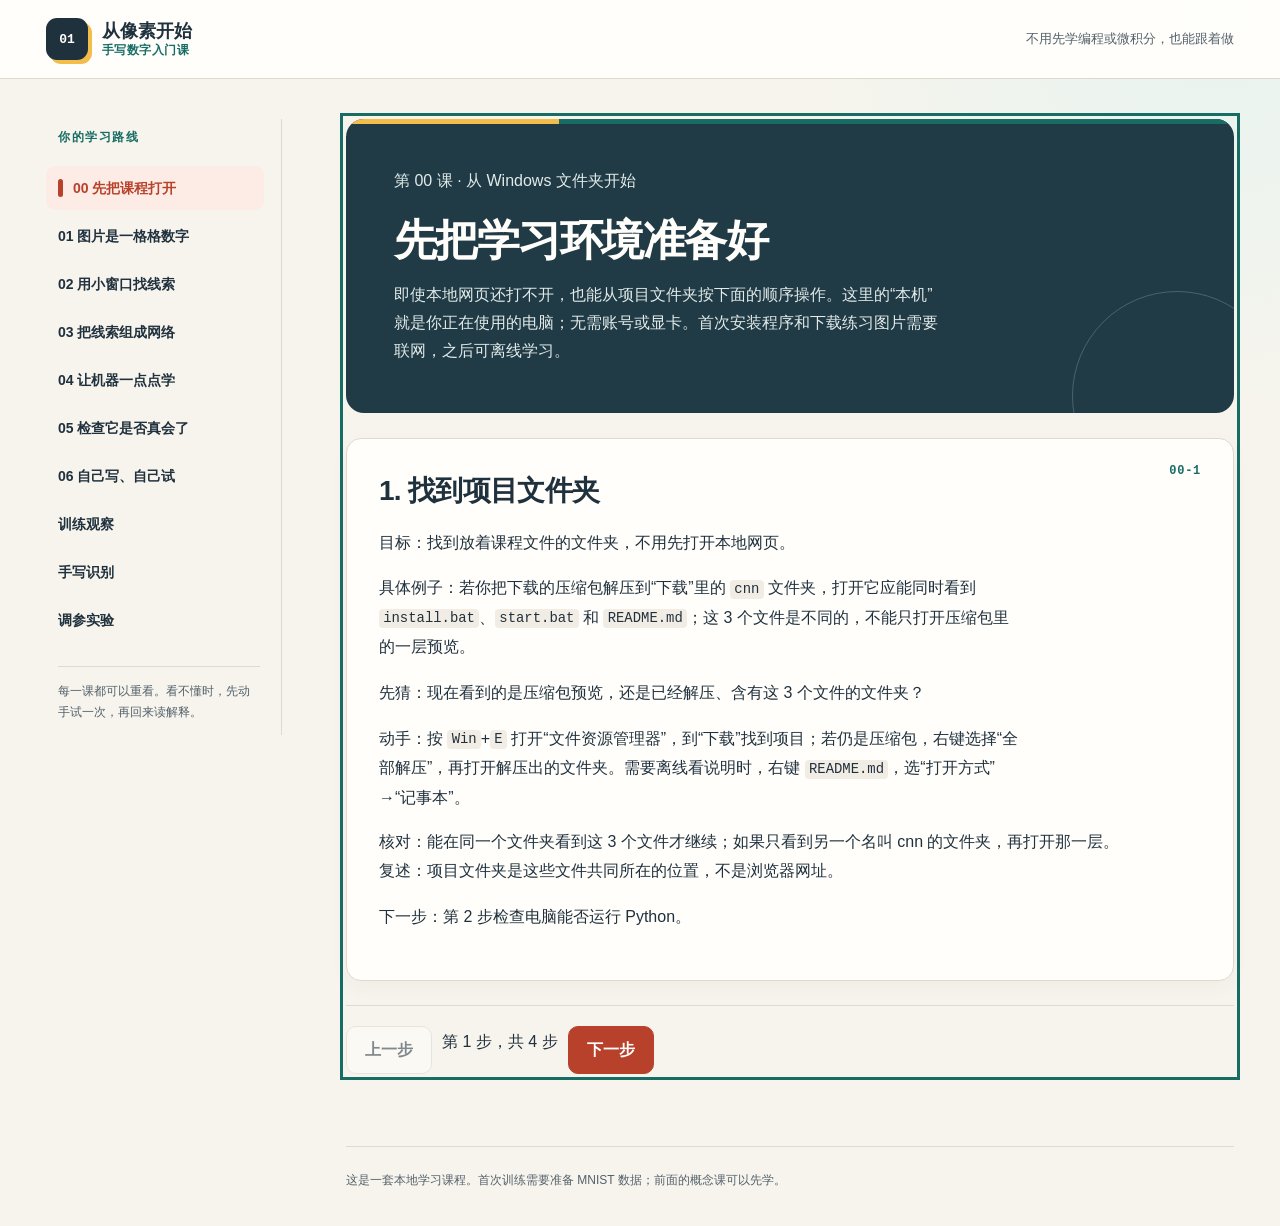
<file: static/index.html>
<!doctype html>
<html lang="zh-CN">
<head>
  <meta charset="utf-8">
  <meta name="viewport" content="width=device-width, initial-scale=1">
  <title>从像素开始 · 手写数字入门课</title>
  <link rel="stylesheet" href="/static/css/base.css">
  <link rel="stylesheet" href="/static/css/layout.css">
  <link rel="stylesheet" href="/static/css/lesson.css">
  <link rel="stylesheet" href="/static/css/training.css">
  <link rel="stylesheet" href="/static/css/prediction.css">
  <script type="module" src="/static/js/main.js"></script>
</head>
<body>
  <a class="skip-link" href="#courseView">跳到课程正文</a>
  <header class="site-header">
    <div class="header-inner">
      <a class="site-brand" href="#/learn/00" aria-label="返回课程开始页"><span class="brand-symbol" aria-hidden="true">01</span><span>从像素开始<small>手写数字入门课</small></span></a>
      <span class="site-subtitle">不用先学编程或微积分，也能跟着做</span>
    </div>
  </header>
  <div class="course-layout">
    <aside class="course-sidebar" aria-label="课程目录">
      <p class="sidebar-eyebrow">你的学习路线</p>
      <nav id="courseNav" aria-label="课程章节"></nav>
      <p class="sidebar-tip">每一课都可以重看。看不懂时，先动手试一次，再回来读解释。</p>
    </aside>
    <div class="course-main">
      <p id="routeStatus" class="route-status" role="status" aria-live="polite">正在打开课程…</p>
      <main id="courseView" tabindex="-1"></main>
      <footer class="site-footer">这是一套本地学习课程。首次训练需要准备 MNIST 数据；前面的概念课可以先学。</footer>
    </div>
  </div>
</body>
</html>
</file>
<file: static/css/base.css>
/* 全站基础：延续旧课程的暖白、橙色和青色；组件样式留在各自文件。 */
:root {
  color-scheme: light;
  --bg: #f7f4ed;
  --panel: #fffefa;
  --panel2: #f2ede4;
  --line: #ded8cd;
  --text: #20313e;
  --muted: #53616b;
  --accent: #b8412b;
  --accent-hover: #95321f;
  --accent-soft: #fcece5;
  --teal: #176d64;
  --teal-soft: #e7f3ef;
  --yellow: #f2bd4b;
  --red: #a7352d;
  --mono: "Cascadia Code", Consolas, monospace;
  --font-body: "Trebuchet MS", "Microsoft YaHei UI", "PingFang SC", sans-serif;
  --focus: #176d64;
}

*, *::before, *::after { box-sizing: border-box; }
html { scroll-behavior: smooth; }
body {
  min-width: 0;
  margin: 0;
  background: radial-gradient(circle at 95% 0, #e7f3ef 0, transparent 27rem), var(--bg);
  color: var(--text);
  font: 16px/1.75 var(--font-body);
  -webkit-font-smoothing: antialiased;
}
[hidden] { display: none !important; }
:where(img, svg, canvas) { max-width: 100%; }
a { color: var(--teal); text-underline-offset: .2em; }
a:hover { color: var(--accent); }
:where(button, input, select, textarea) { font: inherit; }
button {
  min-height: 44px;
  padding: 9px 18px;
  border: 1px solid var(--line);
  border-radius: 10px;
  background: var(--panel);
  color: var(--text);
  font-weight: 700;
  cursor: pointer;
  transition: background-color .18s ease, border-color .18s ease, color .18s ease, box-shadow .18s ease;
}
button:hover:not(:disabled) { border-color: var(--teal); background: var(--teal-soft); }
button:active:not(:disabled) { box-shadow: inset 0 2px 4px #20313e22; }
button:disabled { opacity: .55; cursor: not-allowed; }
button.primary, button[data-variant="primary"] {
  border-color: var(--accent);
  background: var(--accent);
  color: #fff;
}
button.primary:hover:not(:disabled), button[data-variant="primary"]:hover:not(:disabled) {
  border-color: var(--accent-hover);
  background: var(--accent-hover);
}
:where(a, button, input, select, textarea, summary, [tabindex]):focus-visible {
  outline: 3px solid var(--focus);
  outline-offset: 3px;
}
:where(input, select, textarea) { max-width: 100%; color: var(--text); }
::selection { background: #f2bd4b88; color: var(--text); }

@media (prefers-reduced-motion: reduce) {
  html { scroll-behavior: auto; }
  *, *::before, *::after { animation-duration: .01ms !important; animation-iteration-count: 1 !important; transition-duration: .01ms !important; }
}
</file>
<file: static/css/layout.css>
/* 课程外壳：顶部品牌、章节目录与可随视口变化的正文列。 */
.skip-link {
  position: fixed;
  z-index: 100;
  top: 12px;
  left: 16px;
  padding: 10px 16px;
  transform: translateY(-160%);
  border-radius: 8px;
  background: var(--text);
  color: #fff;
}
.skip-link:focus { transform: translateY(0); color: #fff; }
.site-header {
  position: sticky;
  z-index: 20;
  top: 0;
  border-bottom: 1px solid var(--line);
  background: rgba(255, 254, 250, .96);
}
.header-inner {
  display: flex;
  min-height: 78px;
  max-width: 1260px;
  align-items: center;
  justify-content: space-between;
  gap: 24px;
  margin-inline: auto;
  padding-inline: clamp(16px, 3vw, 36px);
}
.site-brand {
  display: inline-flex;
  min-height: 48px;
  align-items: center;
  gap: 14px;
  color: var(--text);
  font-size: 18px;
  font-weight: 800;
  line-height: 1.3;
  text-decoration: none;
}
.site-brand:hover { color: var(--teal); }
.brand-symbol {
  display: grid;
  width: 42px;
  height: 42px;
  flex: none;
  place-items: center;
  border-radius: 11px;
  background: var(--text);
  box-shadow: 4px 4px 0 var(--yellow);
  color: #fff;
  font: 800 13px/1 var(--mono);
}
.site-brand small { display: block; color: var(--teal); font-size: 12px; font-weight: 600; letter-spacing: .04em; }
.site-subtitle { color: var(--muted); font-size: 13px; text-align: right; }

.course-layout {
  display: grid;
  grid-template-columns: 236px minmax(0, 1fr);
  gap: clamp(30px, 5vw, 68px);
  max-width: 1260px;
  min-width: 0;
  margin-inline: auto;
  padding: 40px clamp(16px, 3vw, 36px) 24px;
}
.course-sidebar {
  position: sticky;
  top: 110px;
  align-self: start;
  max-height: calc(100vh - 130px);
  overflow-y: auto;
  padding: 8px 17px 12px 0;
  border-right: 1px solid var(--line);
}
.sidebar-eyebrow {
  margin: 0 0 18px 12px;
  color: var(--teal);
  font-size: 12px;
  font-weight: 800;
  letter-spacing: .13em;
}
#courseNav { display: grid; gap: 4px; }
#courseNav ul { display: grid; gap: 4px; margin: 0; padding: 0; list-style: none; }
#courseNav a {
  display: flex;
  min-height: 44px;
  align-items: center;
  gap: 10px;
  padding: 9px 12px;
  border-radius: 9px;
  color: var(--text);
  font-size: 14px;
  font-weight: 600;
  line-height: 1.45;
  text-decoration: none;
  overflow-wrap: anywhere;
  transition: background-color .18s ease, color .18s ease;
}
#courseNav a:hover { background: var(--teal-soft); color: var(--teal); }
#courseNav a[aria-current], #courseNav a.active {
  background: var(--accent-soft);
  color: var(--accent);
  font-weight: 800;
}
#courseNav a[aria-current]::before, #courseNav a.active::before {
  content: "";
  width: 5px;
  height: 18px;
  flex: none;
  border-radius: 4px;
  background: currentColor;
}
.sidebar-tip {
  margin: 24px 4px 0 12px;
  padding: 14px 0 0;
  border-top: 1px solid var(--line);
  color: var(--muted);
  font-size: 12px;
  line-height: 1.75;
}
.course-main, #courseView { min-width: 0; }
#courseView { min-height: 55vh; }
.route-status {
  margin: 0 0 18px;
  padding: 12px 15px;
  border: 1px solid var(--line);
  border-radius: 9px;
  background: var(--panel);
  color: var(--muted);
  font-size: 14px;
}
.route-status:empty { display: none; }
.site-footer {
  margin-top: 72px;
  padding: 23px 0 12px;
  border-top: 1px solid var(--line);
  color: var(--muted);
  font-size: 12px;
  line-height: 1.7;
}

@media (max-width: 900px) {
  .course-layout { grid-template-columns: minmax(0, 1fr); gap: 24px; padding-top: 28px; }
  .course-sidebar { position: static; max-height: none; overflow: visible; padding: 0 0 22px; border-right: 0; border-bottom: 1px solid var(--line); }
  .sidebar-eyebrow { margin-left: 0; margin-bottom: 12px; }
  #courseNav, #courseNav ul { grid-template-columns: repeat(2, minmax(0, 1fr)); gap: 6px; }
  #courseNav > ul { grid-column: 1 / -1; }
  .sidebar-tip { margin: 16px 0 0; padding-top: 12px; }
  .site-footer { margin-top: 48px; }
}
@media (max-width: 600px) {
  .header-inner { min-height: 68px; }
  .site-brand { font-size: 16px; }
  .site-brand small { font-size: 11px; }
  .site-subtitle { display: none; }
  .course-layout { padding-top: 22px; }
  #courseNav a { font-size: 13px; padding-inline: 10px; }
}
</file>
<file: static/css/lesson.css>
/* 课程讲义：只作用于 article.lesson；训练和预测页面由各自样式负责。 */
.lesson { min-width: 0; animation: lesson-enter .32s ease-out both; }
@keyframes lesson-enter { from { opacity: 0; transform: translateY(8px); } to { opacity: 1; transform: translateY(0); } }
.lesson > header {
  position: relative;
  overflow: hidden;
  margin-bottom: 25px;
  padding: clamp(26px, 5vw, 48px);
  border-radius: 18px;
  background: #203a46;
  color: #fffefa;
}
.lesson > header::before {
  content: "";
  position: absolute;
  top: 0;
  left: 0;
  width: 100%;
  height: 5px;
  background: linear-gradient(90deg, var(--yellow) 0 24%, var(--teal) 24% 100%);
}
.lesson > header::after {
  content: "";
  position: absolute;
  right: -48px;
  bottom: -88px;
  width: 210px;
  height: 210px;
  border: 1px solid #ffffff33;
  border-radius: 50%;
  pointer-events: none;
}
.lesson > header h1, .lesson > h1 {
  max-width: 19ch;
  margin: 0 0 12px;
  font-size: clamp(28px, 4vw, 43px);
  font-weight: 800;
  letter-spacing: -.035em;
  line-height: 1.35;
  overflow-wrap: anywhere;
}
.lesson > header :is(p, small) { max-width: 62ch; color: #e1ebe9; line-height: 1.75; }
.lesson > header p:last-child { margin-bottom: 0; }
.lesson > header a { color: #ffe2a2; }
.lesson > h1 { color: var(--text); }
.lesson > p { max-width: 72ch; }

.lesson-step {
  position: relative;
  min-width: 0;
  margin-bottom: 19px;
  padding: clamp(20px, 3vw, 32px);
  border: 1px solid var(--line);
  border-radius: 15px;
  background: var(--panel);
  box-shadow: 0 7px 20px #20313e09;
  scroll-margin-top: 98px;
}
.lesson-step[data-step]::before {
  content: attr(data-step);
  position: absolute;
  top: 23px;
  right: clamp(20px, 3vw, 32px);
  color: var(--teal);
  font: 700 12px/1.5 var(--mono);
  letter-spacing: .06em;
}
.lesson-step > h2, .lesson-step > header h2 {
  max-width: 38ch;
  margin: 0 0 16px;
  padding-right: 55px;
  color: var(--text);
  font-size: clamp(21px, 2.5vw, 28px);
  font-weight: 800;
  letter-spacing: -.025em;
  line-height: 1.45;
  overflow-wrap: anywhere;
}
.lesson-step :is(h3, h4) { margin: 24px 0 10px; color: var(--text); line-height: 1.5; }
.lesson-step h3 { font-size: 18px; }
.lesson-step h4 { font-size: 16px; }
.lesson :is(p, li, dd) { max-width: 72ch; line-height: 1.85; overflow-wrap: anywhere; }
.lesson :is(p, ul, ol, dl) { margin-block: 0 16px; }
.lesson :is(ul, ol) { padding-left: 1.5em; }
.lesson li + li { margin-top: 7px; }
.lesson li::marker { color: var(--teal); font-weight: 800; }
.lesson strong { color: var(--text); font-weight: 800; }
.lesson :is(code, kbd) { padding: .1em .3em; border-radius: 4px; background: var(--panel2); font: .87em/1.6 var(--mono); overflow-wrap: anywhere; }
.lesson pre { max-width: 100%; margin: 20px 0; padding: 17px; overflow-x: auto; border-radius: 9px; background: #203a46; color: #fffefa; font: 13px/1.65 var(--mono); }
.lesson pre code { padding: 0; background: none; color: inherit; }
.lesson blockquote { margin: 19px 0; padding: 12px 18px; border-left: 4px solid var(--teal); background: var(--teal-soft); color: var(--text); }
.lesson blockquote > :last-child { margin-bottom: 0; }
.lesson figure { max-width: 100%; margin: 20px 0; }
.lesson figcaption { margin-top: 7px; color: var(--muted); font-size: 13px; }
.lesson :is(details, fieldset) { max-width: 100%; margin: 17px 0; padding: 14px 18px; border: 1px solid var(--line); border-radius: 10px; }
.lesson summary { min-height: 44px; cursor: pointer; font-weight: 700; }
.lesson :is(label, legend) { font-weight: 700; }
.lesson :is(input:not([type="checkbox"]):not([type="radio"]), select, textarea) {
  min-height: 44px;
  padding: 9px 11px;
  border: 1px solid #aeb9b7;
  border-radius: 8px;
  background: #fff;
}
.lesson textarea { width: 100%; }
.lesson :is(.table-scroll, .matrix-scroll) { max-width: 100%; overflow-x: auto; }
.lesson table { border-collapse: collapse; margin: 17px 0; font-size: 14px; }
.lesson :is(th, td) { padding: 10px 12px; border: 1px solid var(--line); text-align: left; }
.lesson th { background: var(--teal-soft); }

/* 小实验可独立滚动，宽矩阵不会撑宽课程正文。 */
.lesson .activity-host {
  max-width: 100%;
  min-width: 0;
  margin: 22px 0;
  padding: clamp(14px, 3vw, 22px);
  overflow-x: auto;
  border: 1px solid #a6cfc4;
  border-radius: 12px;
  background: #f1f8f4;
}
.lesson .activity-host :is(.pixel-grid, .matrix-grid, .activity-grid) {
  display: grid;
  gap: 3px;
  grid-template-columns: repeat(var(--columns, 5), minmax(0, 1fr));
  width: min(100%, 360px);
}
.lesson .activity-host :is(.pixel-cell, .matrix-cell, .grid-cell) {
  display: grid;
  min-width: 0;
  aspect-ratio: 1;
  place-items: center;
  border: 1px solid #b6c8c3;
  border-radius: 5px;
  background: var(--panel);
  color: var(--text);
  font: 700 clamp(11px, 2vw, 16px)/1 var(--mono);
}
.lesson .activity-host :is(.pixel-grid, .matrix-grid, .activity-grid):has(button) { width: max-content; grid-template-columns: repeat(var(--columns, 5), 44px); }
.lesson .activity-host :is(.pixel-grid, .matrix-grid, .activity-grid) button {
  min-width: 44px;
  min-height: 44px;
  padding: 0;
  border-radius: 5px;
}
.lesson .activity-host :is(.active, .selected, [aria-pressed="true"]):is(.pixel-cell, .matrix-cell, .grid-cell, button) {
  border-color: var(--accent);
  background: var(--accent-soft);
  color: var(--accent);
}
.lesson .step-controls { display: flex; flex-wrap: wrap; align-items: center; gap: 10px; margin-top: 24px; padding-top: 20px; border-top: 1px solid var(--line); }
.lesson .answer-feedback { margin: 16px 0 0; padding: 12px 15px; border: 1px solid #a6cfc4; border-radius: 9px; background: var(--teal-soft); color: #145b54; font-weight: 600; overflow-wrap: anywhere; }
.lesson .answer-feedback:is(.incorrect, .is-incorrect, [data-result="incorrect"], [data-state="incorrect"]) { border-color: #e4b2a8; background: #fff1eb; color: var(--red); }
.lesson .answer-feedback:is(.correct, .is-correct, [data-result="correct"], [data-state="correct"]) { border-color: #a6cfc4; background: var(--teal-soft); color: #145b54; }

@media (max-width: 600px) {
  .lesson > header { border-radius: 13px; }
  .lesson-step { border-radius: 12px; scroll-margin-top: 78px; }
  .lesson-step[data-step]::before { top: 19px; }
  .lesson-step > h2, .lesson-step > header h2 { padding-right: 47px; }
  .lesson .step-controls button { flex: 1 1 130px; }
}
@media (prefers-reduced-motion: reduce) { .lesson { animation: none; } }
</file>
<file: static/css/training.css>
.training { --training-ink: #202936; --training-muted: #566477; --training-line: #d9e0ea; --training-accent: #355ed3; --training-surface: #fffdf9; color: var(--training-ink); max-width: 1100px; margin: 0 auto; padding: 22px clamp(16px, 4vw, 36px) 64px; line-height: 1.65; }
.training * { box-sizing: border-box; }
.training h1, .training h2, .training h3, .training p { margin: 0 0 12px; }
.training h1 { font-size: clamp(25px, 3vw, 38px); line-height: 1.3; }
.training h2 { font-size: 21px; }
.training h3 { font-size: 15px; margin-top: 18px; }
.training p, .training li, .training small { color: var(--training-muted); }
.training strong { color: var(--training-ink); }
.training-intro { padding: 20px 0 26px; }
.training-intro ol { padding-left: 24px; }
.training-kicker { color: var(--training-accent) !important; font-size: 12px; letter-spacing: .08em; }
.training-panel { display: block; background: var(--training-surface); border: 1px solid var(--training-line); border-radius: 12px; padding: clamp(18px, 3vw, 28px); margin-bottom: 18px; min-width: 0; }
.training-notice { padding: 12px 16px; border-radius: 8px; border: 1px solid #c48f8f; background: #fff5f5; color: #8e2828; margin-bottom: 16px; }
.training [hidden] { display: none !important; }
.training-actions { display: flex; gap: 10px; flex-wrap: wrap; align-items: center; margin: 18px 0; }
.training button, .training input, .training select { font: inherit; }
.training button { border: 1px solid var(--training-line); border-radius: 7px; background: white; color: var(--training-ink); padding: 9px 14px; cursor: pointer; }
.training button:disabled { opacity: .5; cursor: default; }
.training .training-primary { background: var(--training-accent); border-color: var(--training-accent); color: white; }
.training :focus-visible { outline: 3px solid var(--training-accent); outline-offset: 3px; }
.training progress { display: block; width: 100%; height: 12px; accent-color: var(--training-accent); }
.training-metrics { display: grid; grid-template-columns: repeat(4, minmax(0, 1fr)); gap: 10px; margin-top: 18px; }
.training-metrics p { border-left: 2px solid var(--training-line); padding-left: 12px; }
.training-metrics strong { display: block; font-size: 20px; overflow-wrap: anywhere; }
.training-charts { display: grid; grid-template-columns: repeat(2, minmax(0, 1fr)); gap: 22px; }
.training-charts > div { min-width: 0; }
.training svg { display: block; width: 100%; height: auto; background: white; border-radius: 8px; }
.training-key { font-size: 12px; }
.training-fmaps { display: grid; grid-template-columns: repeat(8, minmax(0, 1fr)); gap: 8px; margin: 16px 0; }
.training-fmaps canvas, .training-samples canvas { display: block; width: 100%; aspect-ratio: 1; image-rendering: pixelated; }
.training-fmaps small { display: block; text-align: center; }
.training-probs { display: grid; gap: 5px; }
.training-prob { display: grid; grid-template-columns: 22px minmax(0, 1fr) 55px; gap: 10px; align-items: center; font-size: 12px; }
.training-prob meter { width: 100%; accent-color: var(--training-accent); }
.training-samples { display: grid; grid-template-columns: repeat(auto-fill, minmax(82px, 1fr)); gap: 10px; margin: 16px 0; }
.training-sample { border: 1px solid var(--training-line); border-radius: 7px; padding: 7px; font-size: 11px; text-align: center; }
.training-sample.wrong { border-color: #b84242; }
.training-fields { display: grid; grid-template-columns: repeat(2, minmax(0, 1fr)); gap: 14px 22px; }
.training-fields label { display: block; font-weight: 600; }
.training-fields input, .training-fields select { display: block; width: 100%; border: 1px solid var(--training-line); border-radius: 7px; padding: 8px; background: white; color: var(--training-ink); }
.training-fields small { display: block; font-size: 12px; font-weight: normal; }
.training-history { border-top: 1px solid var(--training-line); margin-top: 22px; padding-top: 16px; }
.training-history button { margin-bottom: 8px; }
.training details { border-top: 1px solid var(--training-line); padding-top: 12px; margin-top: 18px; }
.training summary { cursor: pointer; font-weight: 600; }
.training-scroll { overflow-x: auto; max-width: 100%; margin-top: 12px; }
.training table { border-collapse: collapse; width: 100%; font-size: 12px; }
.training th, .training td { padding: 8px; border: 1px solid var(--training-line); text-align: center; white-space: nowrap; }
.training td.diagonal { background: #e8edfc; }
.training-log { white-space: pre-wrap; overflow-wrap: anywhere; max-height: 220px; overflow-y: auto; font: 12px/1.7 Consolas, monospace; }
@media (max-width: 720px) { .training-charts, .training-fields { grid-template-columns: minmax(0, 1fr); } .training-metrics { grid-template-columns: repeat(2, minmax(0, 1fr)); } .training-fmaps { grid-template-columns: repeat(4, minmax(0, 1fr)); } }
</file>
<file: static/css/prediction.css>
.prediction {
  --prediction-ink: var(--text, #202936);
  --prediction-muted: var(--muted, #667182);
  --prediction-line: var(--line, #e2e5eb);
  --prediction-accent: var(--accent, #355ed3);
  color: var(--prediction-ink);
  max-width: 1100px;
  margin-inline: auto;
}
.prediction *, .prediction *::before, .prediction *::after { box-sizing: border-box; }
.prediction-intro { margin-bottom: 24px; }
.prediction-kicker { color: var(--prediction-accent); font-size: 12px; font-weight: 700; }
.prediction-intro h1 { font-size: clamp(24px, 4vw, 34px); line-height: 1.3; margin: 8px 0 14px; }
.prediction-intro p, .prediction-card p { line-height: 1.8; }
.prediction-intro p { max-width: 820px; color: var(--prediction-muted); margin-block: 8px; }
.prediction-grid { display: grid; grid-template-columns: repeat(2, minmax(0, 1fr)); gap: 20px; }
.prediction-card { min-width: 0; padding: 24px; border: 1px solid var(--prediction-line); border-radius: 12px; background: var(--panel, #fff); }
.prediction-card h2 { font-size: 18px; margin: 0 0 16px; }
.prediction-card > label { display: block; margin: 16px 0 7px; font-weight: 600; }
.prediction button, .prediction input { font: inherit; }
.prediction button { cursor: pointer; border: 1px solid var(--prediction-line); border-radius: 7px; padding: 8px 14px; background: var(--panel, #fff); color: var(--prediction-ink); }
.prediction button:disabled { opacity: .55; cursor: default; }
.prediction button:focus-visible, .prediction input:focus-visible { outline: 3px solid var(--prediction-accent); outline-offset: 3px; }
.prediction .prediction-primary { background: var(--prediction-accent); border-color: var(--prediction-accent); color: white; }
.prediction-controls { display: flex; flex-wrap: wrap; align-items: center; gap: 12px; margin-block: 12px; }
.prediction-controls label { display: flex; align-items: center; gap: 8px; }
.prediction input[type="file"] { display: block; max-width: 100%; }
.prediction .prediction-check { font-weight: 400; }
.prediction #drawCanvas { display: block; width: min(100%, 280px); height: auto; aspect-ratio: 1; background: #000; border: 2px solid var(--prediction-line); border-radius: 8px; touch-action: none; cursor: crosshair; }
.prediction #inputPreview { display: block; width: 140px; height: 140px; background: #000; image-rendering: pixelated; border-radius: 6px; margin-block: 12px; }
.prediction .prediction-hint { color: var(--prediction-muted); font-size: 12px; margin-bottom: 18px; }
.prediction #predictResult { margin-block: 14px; }
.prediction #predictProbs { display: grid; gap: 7px; }
.prediction .probability-row { display: grid; grid-template-columns: 24px minmax(0, 1fr) 56px; gap: 10px; align-items: center; font-size: 12px; font-variant-numeric: tabular-nums; }
.prediction .probability-track { height: 12px; border-radius: 4px; background: var(--panel2, #f0f2f5); overflow: hidden; }
.prediction .probability-bar { height: 100%; border-radius: 4px; background: var(--prediction-accent); }
.prediction .probability-value { text-align: right; color: var(--prediction-muted); }
@media (max-width: 720px) {
  .prediction-grid { grid-template-columns: minmax(0, 1fr); }
  .prediction-card { padding: 18px; }
}
</file>
